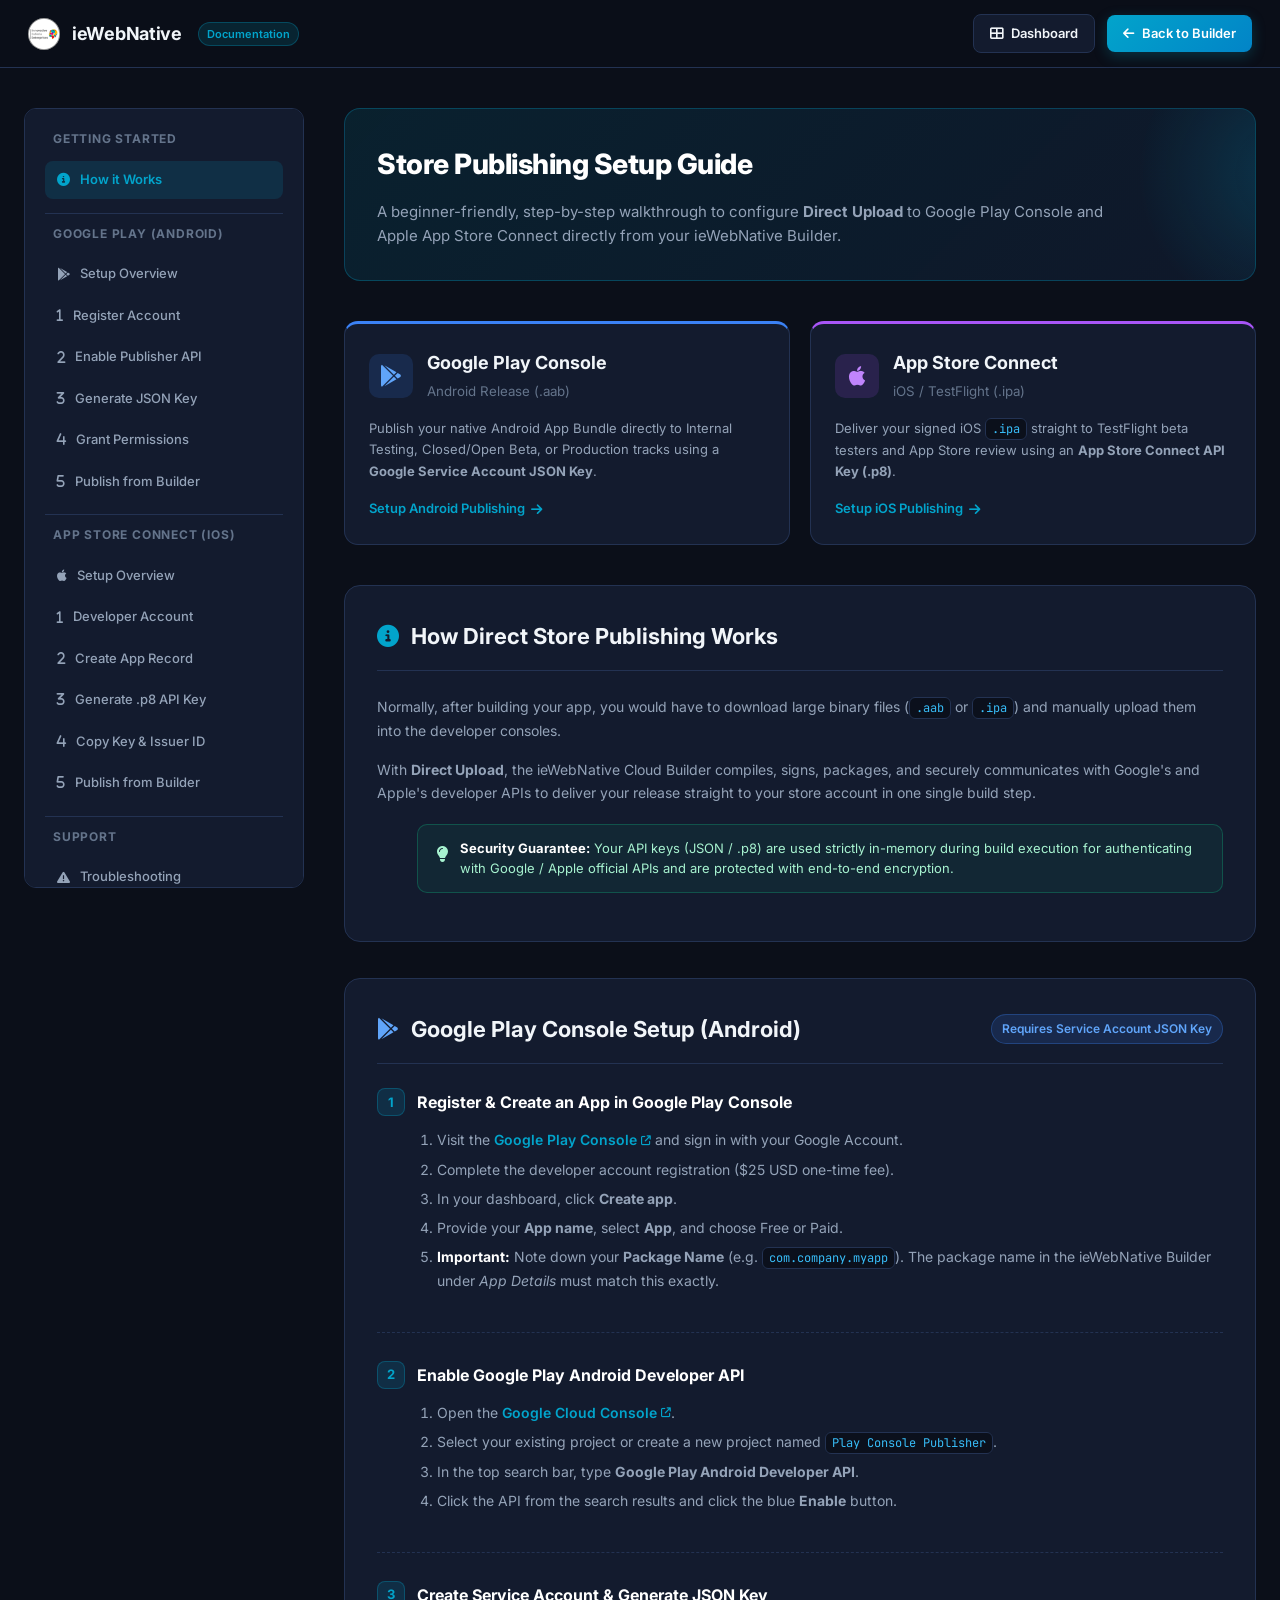
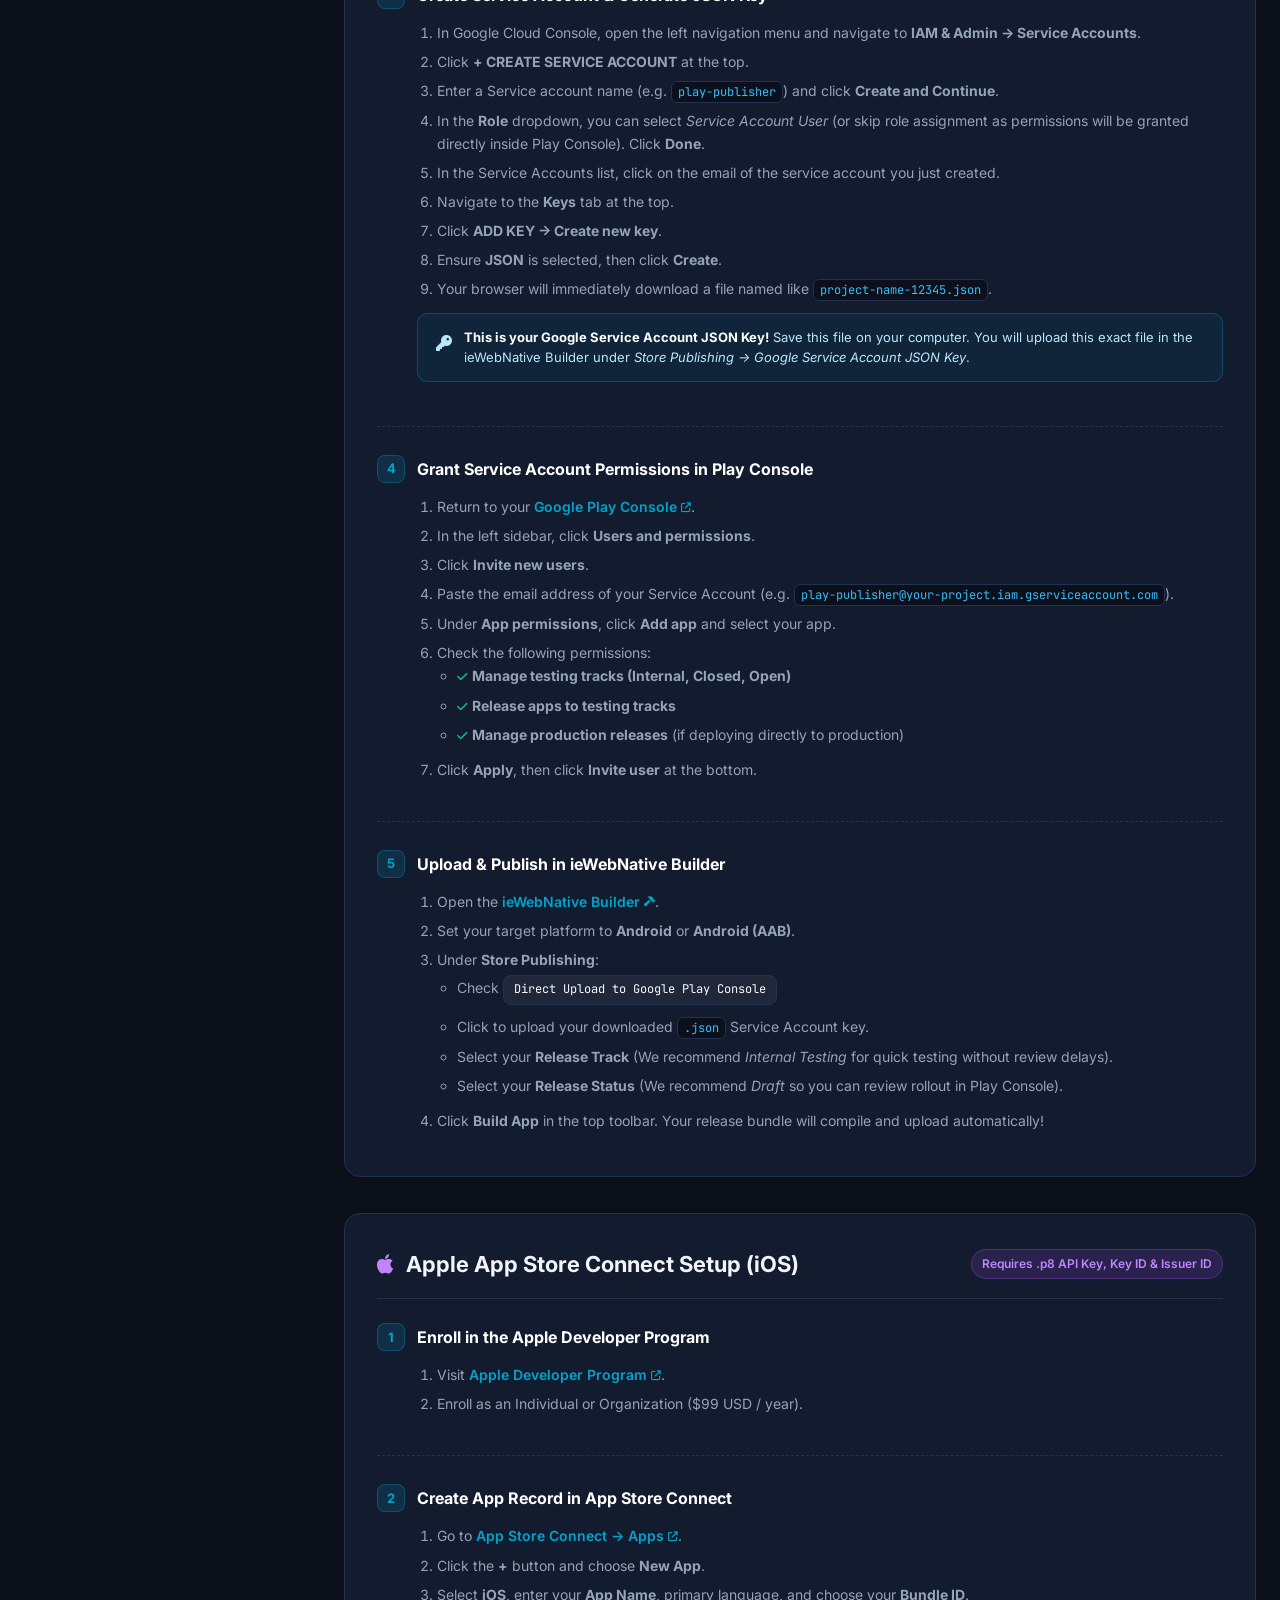
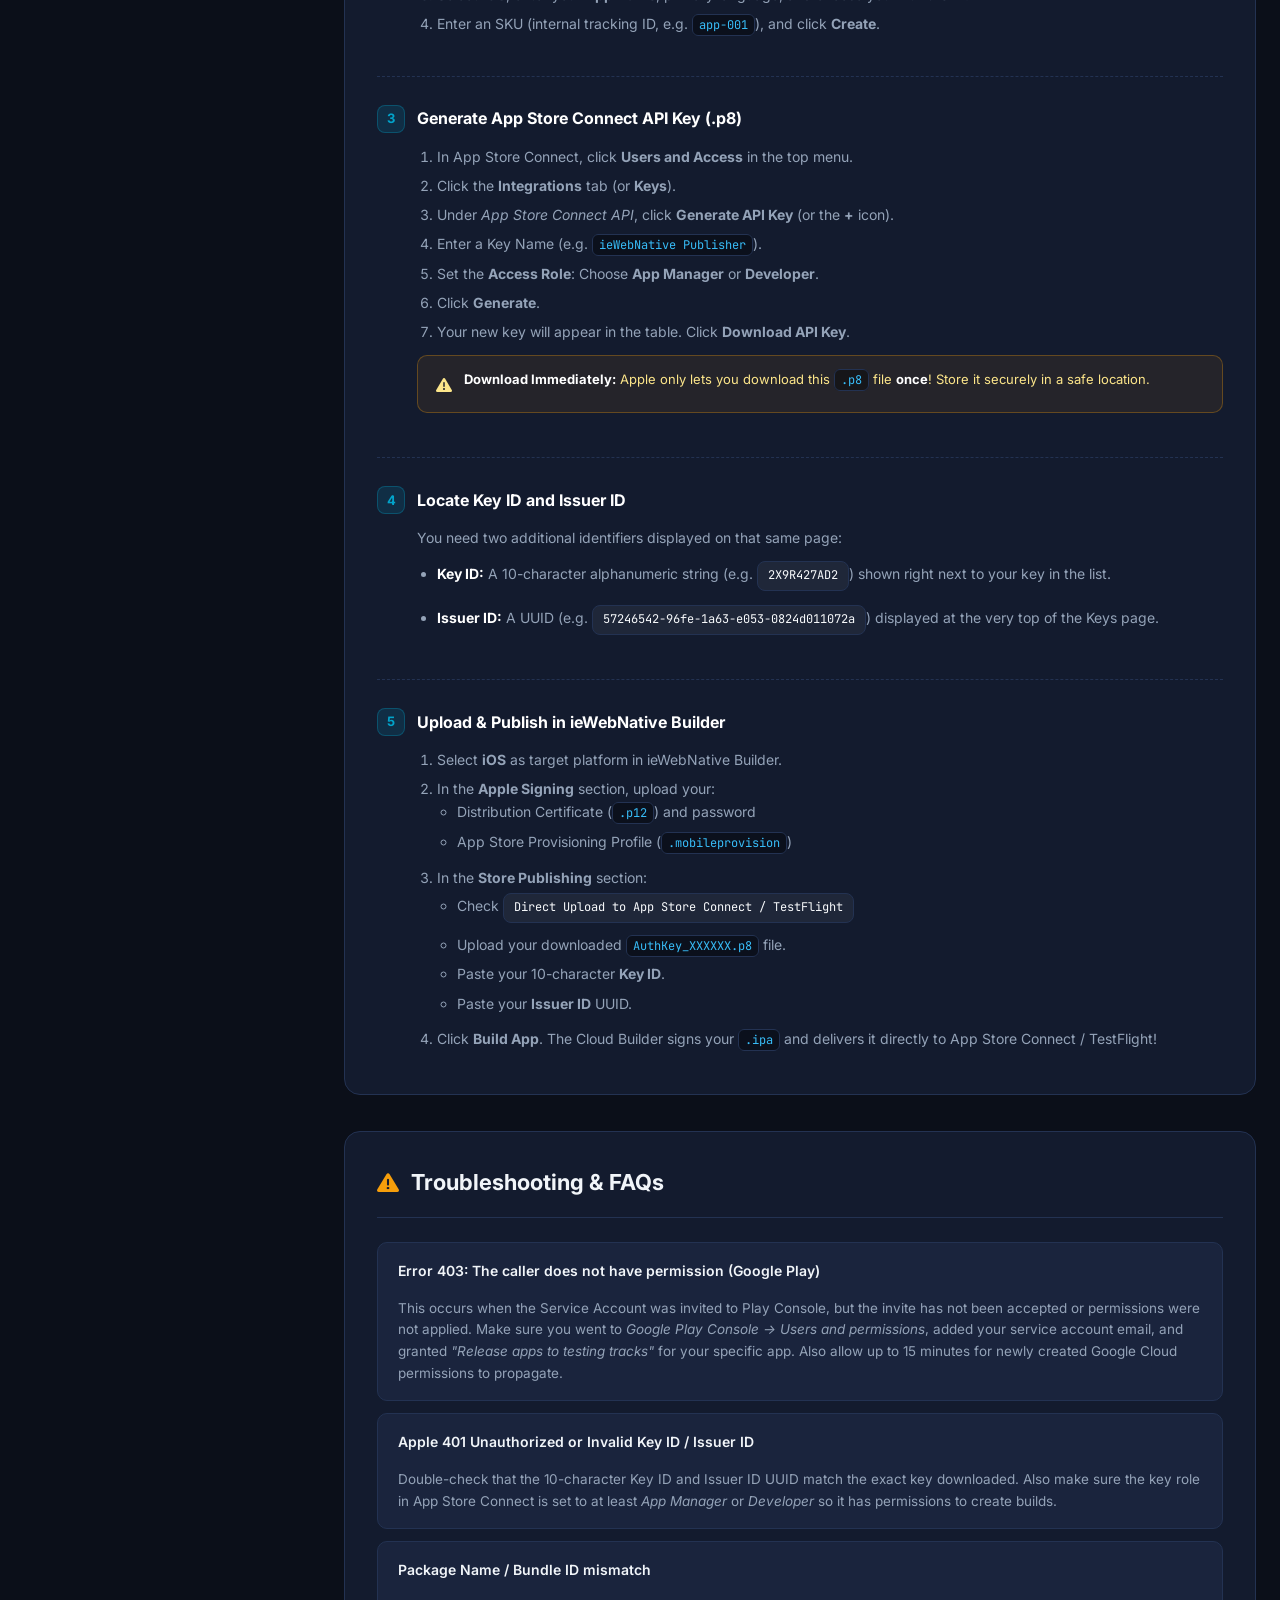
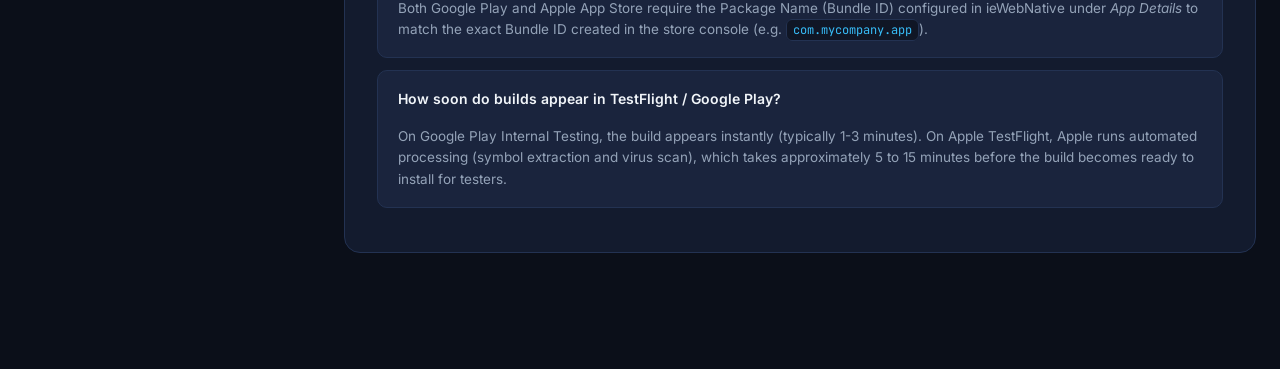
<file: templates/ui/docs_store_publishing.html>
<!DOCTYPE html>
<html lang="en">
<head>
    <meta charset="UTF-8">
    <meta name="viewport" content="width=device-width, initial-scale=1.0">
    <title>Store Publishing Setup Guide - ieWebNative</title>
    <link rel="icon" type="image/png" href="/static/images/logo.png">
    <link rel="preconnect" href="https://fonts.googleapis.com">
    <link rel="preconnect" href="https://fonts.gstatic.com" crossorigin>
    <link href="https://fonts.googleapis.com/css2?family=Inter:wght@300;400;500;600;700;800&family=JetBrains+Mono:wght@400;500;600&display=swap" rel="stylesheet">
    <link rel="stylesheet" href="https://cdnjs.cloudflare.com/ajax/libs/font-awesome/6.5.1/css/all.min.css">
    <style>
        :root {
            --bg-body: #0b0f19;
            --bg-card: #131b2e;
            --bg-card-alt: #1a243d;
            --text-main: #f1f5f9;
            --text-muted: #94a3b8;
            --text-faint: #64748b;
            --primary: #02a4cb;
            --primary-hover: #03c0ec;
            --primary-glow: rgba(2, 164, 203, 0.25);
            --border: #233252;
            --border-highlight: #334b77;
            --success: #10b981;
            --success-glow: rgba(16, 185, 129, 0.2);
            --warning: #f59e0b;
            --warning-glow: rgba(245, 158, 11, 0.2);
            --danger: #ef4444;
            --accent-apple: #a855f7;
            --accent-google: #3b82f6;
        }

        * {
            box-sizing: border-box;
            margin: 0;
            padding: 0;
        }

        body {
            font-family: 'Inter', -apple-system, BlinkMacSystemFont, sans-serif;
            background-color: var(--bg-body);
            color: var(--text-main);
            line-height: 1.65;
            min-height: 100vh;
        }

        /* Top Navbar */
        .navbar {
            position: sticky;
            top: 0;
            z-index: 100;
            background: rgba(11, 15, 25, 0.88);
            backdrop-filter: blur(14px);
            border-bottom: 1px solid var(--border);
            padding: 14px 28px;
            display: flex;
            align-items: center;
            justify-content: space-between;
        }

        .nav-brand {
            display: flex;
            align-items: center;
            gap: 12px;
            text-decoration: none;
            color: var(--text-main);
        }

        .nav-brand img {
            width: 32px;
            height: 32px;
            border-radius: 50% !important;
            object-fit: cover !important;
        }

        .nav-brand-title {
            font-weight: 700;
            font-size: 18px;
            letter-spacing: -0.3px;
        }

        .nav-brand-badge {
            background: rgba(2, 164, 203, 0.15);
            color: var(--primary);
            border: 1px solid rgba(2, 164, 203, 0.3);
            font-size: 11px;
            font-weight: 600;
            padding: 2px 8px;
            border-radius: 999px;
            margin-left: 4px;
        }

        .nav-actions {
            display: flex;
            align-items: center;
            gap: 12px;
        }

        .nav-btn {
            display: inline-flex;
            align-items: center;
            gap: 8px;
            padding: 8px 16px;
            border-radius: 8px;
            font-size: 13px;
            font-weight: 600;
            text-decoration: none;
            transition: all 0.2s ease;
        }

        .nav-btn-secondary {
            background: var(--bg-card);
            color: var(--text-main);
            border: 1px solid var(--border);
        }

        .nav-btn-secondary:hover {
            background: var(--bg-card-alt);
            border-color: var(--border-highlight);
        }

        .nav-btn-primary {
            background: linear-gradient(135deg, var(--primary) 0%, #0284c7 100%);
            color: #ffffff;
            border: none;
            box-shadow: 0 4px 14px var(--primary-glow);
        }

        .nav-btn-primary:hover {
            opacity: 0.95;
            transform: translateY(-1px);
        }

        /* Layout Container */
        .layout-container {
            max-width: 1280px;
            margin: 0 auto;
            padding: 40px 24px 80px;
            display: grid;
            grid-template-columns: 280px 1fr;
            gap: 40px;
            align-items: start;
        }

        /* Sidebar Navigation */
        .sidebar {
            position: sticky;
            top: 90px;
            background: var(--bg-card);
            border: 1px solid var(--border);
            border-radius: 12px;
            padding: 20px;
            max-height: calc(100vh - 120px);
            overflow-y: auto;
        }

        .sidebar-title {
            font-size: 12px;
            text-transform: uppercase;
            letter-spacing: 0.8px;
            color: var(--text-faint);
            font-weight: 700;
            margin-bottom: 12px;
            padding-left: 8px;
        }

        .sidebar-nav {
            list-style: none;
            display: flex;
            flex-direction: column;
            gap: 4px;
        }

        .sidebar-link {
            display: flex;
            align-items: center;
            gap: 10px;
            padding: 8px 12px;
            border-radius: 8px;
            color: var(--text-muted);
            text-decoration: none;
            font-size: 13px;
            font-weight: 500;
            transition: all 0.15s ease;
        }

        .sidebar-link:hover {
            background: rgba(2, 164, 203, 0.1);
            color: var(--primary-hover);
        }

        .sidebar-link.active {
            background: rgba(2, 164, 203, 0.15);
            color: var(--primary);
            font-weight: 600;
        }

        .sidebar-section-divider {
            height: 1px;
            background: var(--border);
            margin: 14px 0 10px;
        }

        /* Content Area */
        .content {
            min-width: 0;
        }

        .hero-banner {
            background: linear-gradient(135deg, rgba(2, 164, 203, 0.12) 0%, rgba(59, 130, 246, 0.08) 100%);
            border: 1px solid rgba(2, 164, 203, 0.3);
            border-radius: 16px;
            padding: 32px;
            margin-bottom: 40px;
            position: relative;
            overflow: hidden;
        }

        .hero-banner::after {
            content: '';
            position: absolute;
            top: -50%;
            right: -20%;
            width: 300px;
            height: 300px;
            background: radial-gradient(circle, rgba(2, 164, 203, 0.2) 0%, transparent 70%);
            border-radius: 50%;
            pointer-events: none;
        }

        .hero-title {
            font-size: 28px;
            font-weight: 800;
            letter-spacing: -0.5px;
            margin-bottom: 12px;
            color: #ffffff;
        }

        .hero-subtitle {
            font-size: 15px;
            color: var(--text-muted);
            max-width: 740px;
            line-height: 1.6;
        }

        /* Platform Selection Cards */
        .platform-cards-grid {
            display: grid;
            grid-template-columns: 1fr 1fr;
            gap: 20px;
            margin-bottom: 40px;
        }

        .platform-card {
            background: var(--bg-card);
            border: 1px solid var(--border);
            border-radius: 14px;
            padding: 24px;
            display: flex;
            flex-direction: column;
            transition: all 0.2s ease;
            position: relative;
            overflow: hidden;
        }

        .platform-card:hover {
            border-color: var(--border-highlight);
            transform: translateY(-2px);
        }

        .platform-card.google {
            border-top: 3px solid var(--accent-google);
        }

        .platform-card.apple {
            border-top: 3px solid var(--accent-apple);
        }

        .platform-header {
            display: flex;
            align-items: center;
            gap: 14px;
            margin-bottom: 14px;
        }

        .platform-icon {
            width: 44px;
            height: 44px;
            border-radius: 10px;
            display: flex;
            align-items: center;
            justify-content: center;
            font-size: 22px;
        }

        .platform-icon.google {
            background: rgba(59, 130, 246, 0.15);
            color: #60a5fa;
        }

        .platform-icon.apple {
            background: rgba(168, 85, 247, 0.15);
            color: #c084fc;
        }

        .platform-title {
            font-size: 18px;
            font-weight: 700;
        }

        .platform-desc {
            font-size: 13px;
            color: var(--text-muted);
            margin-bottom: 16px;
            flex: 1;
        }

        .platform-btn {
            align-self: flex-start;
            font-size: 13px;
            font-weight: 600;
            color: var(--primary);
            text-decoration: none;
            display: inline-flex;
            align-items: center;
            gap: 6px;
        }

        .platform-btn:hover {
            color: var(--primary-hover);
        }

        /* Section Styling */
        .doc-section {
            background: var(--bg-card);
            border: 1px solid var(--border);
            border-radius: 16px;
            padding: 32px;
            margin-bottom: 36px;
            scroll-margin-top: 100px;
        }

        .section-header-wrap {
            display: flex;
            align-items: center;
            justify-content: space-between;
            margin-bottom: 24px;
            padding-bottom: 16px;
            border-bottom: 1px solid var(--border);
        }

        .section-heading {
            font-size: 22px;
            font-weight: 700;
            display: flex;
            align-items: center;
            gap: 12px;
        }

        .section-badge {
            font-size: 12px;
            font-weight: 600;
            padding: 4px 10px;
            border-radius: 999px;
        }

        .section-badge.google {
            background: rgba(59, 130, 246, 0.15);
            color: #60a5fa;
            border: 1px solid rgba(59, 130, 246, 0.3);
        }

        .section-badge.apple {
            background: rgba(168, 85, 247, 0.15);
            color: #c084fc;
            border: 1px solid rgba(168, 85, 247, 0.3);
        }

        /* Steps */
        .step-item {
            margin-bottom: 28px;
            padding-bottom: 28px;
            border-bottom: 1px dashed var(--border);
        }

        .step-item:last-child {
            margin-bottom: 0;
            padding-bottom: 0;
            border-bottom: none;
        }

        .step-title-wrap {
            display: flex;
            align-items: center;
            gap: 12px;
            margin-bottom: 12px;
        }

        .step-badge {
            width: 28px;
            height: 28px;
            border-radius: 8px;
            background: rgba(2, 164, 203, 0.15);
            color: var(--primary);
            border: 1px solid rgba(2, 164, 203, 0.3);
            display: flex;
            align-items: center;
            justify-content: center;
            font-size: 13px;
            font-weight: 700;
            flex-shrink: 0;
        }

        .step-title {
            font-size: 16px;
            font-weight: 700;
            color: #ffffff;
        }

        .step-text {
            font-size: 14px;
            color: var(--text-muted);
            margin-bottom: 12px;
            padding-left: 40px;
        }

        .step-text p {
            margin-bottom: 8px;
        }

        .step-text ol, .step-text ul {
            padding-left: 20px;
            margin-bottom: 12px;
        }

        .step-text li {
            margin-bottom: 6px;
        }

        /* Callouts / Alerts */
        .callout {
            border-radius: 10px;
            padding: 14px 18px;
            margin: 12px 0 16px 40px;
            font-size: 13px;
            display: flex;
            gap: 12px;
            align-items: flex-start;
        }

        .callout.important {
            background: rgba(2, 164, 203, 0.08);
            border: 1px solid rgba(2, 164, 203, 0.3);
            color: #bae6fd;
        }

        .callout.warning {
            background: rgba(245, 158, 11, 0.08);
            border: 1px solid rgba(245, 158, 11, 0.3);
            color: #fde68a;
        }

        .callout.tip {
            background: rgba(16, 185, 129, 0.08);
            border: 1px solid rgba(16, 185, 129, 0.3);
            color: #a7f3d0;
        }

        .callout-icon {
            font-size: 16px;
            margin-top: 2px;
            flex-shrink: 0;
        }

        .callout-content {
            line-height: 1.5;
        }

        .callout-content strong {
            color: #ffffff;
        }

        /* Code & Key Highlights */
        code {
            font-family: 'JetBrains Mono', monospace;
            background: rgba(0, 0, 0, 0.4);
            border: 1px solid var(--border);
            padding: 2px 6px;
            border-radius: 6px;
            font-size: 12px;
            color: #38bdf8;
        }

        .key-badge {
            display: inline-flex;
            align-items: center;
            gap: 6px;
            background: rgba(255, 255, 255, 0.05);
            border: 1px solid var(--border);
            padding: 4px 10px;
            border-radius: 8px;
            font-family: 'JetBrains Mono', monospace;
            font-size: 12px;
            color: #f8fafc;
            margin: 4px 0;
        }

        /* External Link */
        a.external-link {
            color: var(--primary);
            text-decoration: none;
            font-weight: 600;
            display: inline-flex;
            align-items: center;
            gap: 4px;
        }

        a.external-link:hover {
            text-decoration: underline;
            color: var(--primary-hover);
        }

        /* FAQ Accordion */
        .faq-item {
            border: 1px solid var(--border);
            border-radius: 10px;
            margin-bottom: 12px;
            background: var(--bg-card-alt);
            overflow: hidden;
        }

        .faq-question {
            padding: 16px 20px;
            cursor: pointer;
            font-weight: 600;
            font-size: 14px;
            display: flex;
            align-items: center;
            justify-content: space-between;
            color: var(--text-main);
            user-select: none;
        }

        .faq-question:hover {
            color: var(--primary);
        }

        .faq-answer {
            padding: 0 20px 16px;
            font-size: 13.5px;
            color: var(--text-muted);
            line-height: 1.6;
        }

        /* Responsive */
        @media (max-width: 960px) {
            .layout-container {
                grid-template-columns: 1fr;
            }
            .sidebar {
                display: none;
            }
            .platform-cards-grid {
                grid-template-columns: 1fr;
            }
            .step-text, .callout {
                padding-left: 0;
                margin-left: 0;
            }
        }

        @media (max-width: 1024px) {
            .nav-btn span {
                display: none !important;
            }
            .nav-btn {
                width: 38px;
                height: 38px;
                padding: 0 !important;
                display: inline-flex !important;
                align-items: center !important;
                justify-content: center !important;
                border-radius: 8px;
            }
        }

        @media (max-width: 768px) {
            .navbar {
                padding: 10px 14px;
            }
            .nav-brand-badge {
                display: none;
            }
            .nav-btn {
                width: 34px;
                height: 34px;
            }
            .main-content {
                padding: 24px 14px;
            }
            .doc-header h1 {
                font-size: 24px;
            }
            .code-box {
                overflow-x: auto;
                max-width: 100%;
            }
            table {
                display: block;
                overflow-x: auto;
                max-width: 100%;
            }
        }
    </style>
</head>
<body>

    <!-- Navigation Header -->
    <header class="navbar">
        <a href="/builder" class="nav-brand">
            <img src="/static/images/logo.png" alt="ieWebNative Logo" style="width: 32px; height: 32px; border-radius: 50% !important; object-fit: cover;">
            <span class="nav-brand-title">ieWebNative</span>
            <span class="nav-brand-badge">Documentation</span>
        </a>
        <div class="nav-actions">
            <a href="/dashboard" class="nav-btn nav-btn-secondary" title="Dashboard" aria-label="Dashboard">
                <i class="fa-solid fa-table-cells-large"></i>
                <span>Dashboard</span>
            </a>
            <a href="/builder" class="nav-btn nav-btn-primary" title="Back to Builder" aria-label="Back to Builder">
                <i class="fa-solid fa-arrow-left"></i>
                <span>Back to Builder</span>
            </a>
        </div>
    </header>

    <div class="layout-container">
        <!-- Sticky Sidebar Navigation -->
        <aside class="sidebar">
            <div class="sidebar-title">Getting Started</div>
            <ul class="sidebar-nav">
                <li><a href="#overview" class="sidebar-link active"><i class="fa-solid fa-circle-info"></i> How it Works</a></li>
            </ul>

            <div class="sidebar-section-divider"></div>
            <div class="sidebar-title">Google Play (Android)</div>
            <ul class="sidebar-nav">
                <li><a href="#google-play-guide" class="sidebar-link"><i class="fa-brands fa-google-play"></i> Setup Overview</a></li>
                <li><a href="#google-step-1" class="sidebar-link"><i class="fa-solid fa-1"></i> Register Account</a></li>
                <li><a href="#google-step-2" class="sidebar-link"><i class="fa-solid fa-2"></i> Enable Publisher API</a></li>
                <li><a href="#google-step-3" class="sidebar-link"><i class="fa-solid fa-3"></i> Generate JSON Key</a></li>
                <li><a href="#google-step-4" class="sidebar-link"><i class="fa-solid fa-4"></i> Grant Permissions</a></li>
                <li><a href="#google-step-5" class="sidebar-link"><i class="fa-solid fa-5"></i> Publish from Builder</a></li>
            </ul>

            <div class="sidebar-section-divider"></div>
            <div class="sidebar-title">App Store Connect (iOS)</div>
            <ul class="sidebar-nav">
                <li><a href="#app-store-guide" class="sidebar-link"><i class="fa-brands fa-apple"></i> Setup Overview</a></li>
                <li><a href="#apple-step-1" class="sidebar-link"><i class="fa-solid fa-1"></i> Developer Account</a></li>
                <li><a href="#apple-step-2" class="sidebar-link"><i class="fa-solid fa-2"></i> Create App Record</a></li>
                <li><a href="#apple-step-3" class="sidebar-link"><i class="fa-solid fa-3"></i> Generate .p8 API Key</a></li>
                <li><a href="#apple-step-4" class="sidebar-link"><i class="fa-solid fa-4"></i> Copy Key & Issuer ID</a></li>
                <li><a href="#apple-step-5" class="sidebar-link"><i class="fa-solid fa-5"></i> Publish from Builder</a></li>
            </ul>

            <div class="sidebar-section-divider"></div>
            <div class="sidebar-title">Support</div>
            <ul class="sidebar-nav">
                <li><a href="#troubleshooting" class="sidebar-link"><i class="fa-solid fa-triangle-exclamation"></i> Troubleshooting</a></li>
            </ul>
        </aside>

        <!-- Main Content Area -->
        <main class="content">

            <!-- Hero Banner -->
            <div class="hero-banner">
                <h1 class="hero-title">Store Publishing Setup Guide</h1>
                <p class="hero-subtitle">
                    A beginner-friendly, step-by-step walkthrough to configure <strong>Direct Upload</strong> to Google Play Console and Apple App Store Connect directly from your ieWebNative Builder.
                </p>
            </div>

            <!-- Platform Quick Jump Cards -->
            <div class="platform-cards-grid">
                <div class="platform-card google">
                    <div class="platform-header">
                        <div class="platform-icon google">
                            <i class="fa-brands fa-google-play"></i>
                        </div>
                        <div>
                            <div class="platform-title">Google Play Console</div>
                            <small style="color: var(--text-faint);">Android Release (.aab)</small>
                        </div>
                    </div>
                    <p class="platform-desc">
                        Publish your native Android App Bundle directly to Internal Testing, Closed/Open Beta, or Production tracks using a <strong>Google Service Account JSON Key</strong>.
                    </p>
                    <a href="#google-play-guide" class="platform-btn">
                        <span>Setup Android Publishing</span>
                        <i class="fa-solid fa-arrow-right"></i>
                    </a>
                </div>

                <div class="platform-card apple">
                    <div class="platform-header">
                        <div class="platform-icon apple">
                            <i class="fa-brands fa-apple"></i>
                        </div>
                        <div>
                            <div class="platform-title">App Store Connect</div>
                            <small style="color: var(--text-faint);">iOS / TestFlight (.ipa)</small>
                        </div>
                    </div>
                    <p class="platform-desc">
                        Deliver your signed iOS <code>.ipa</code> straight to TestFlight beta testers and App Store review using an <strong>App Store Connect API Key (.p8)</strong>.
                    </p>
                    <a href="#app-store-guide" class="platform-btn">
                        <span>Setup iOS Publishing</span>
                        <i class="fa-solid fa-arrow-right"></i>
                    </a>
                </div>
            </div>

            <!-- Overview Section -->
            <section class="doc-section" id="overview">
                <div class="section-header-wrap">
                    <h2 class="section-heading">
                        <i class="fa-solid fa-circle-info" style="color: var(--primary);"></i>
                        <span>How Direct Store Publishing Works</span>
                    </h2>
                </div>
                <p style="color: var(--text-muted); font-size: 14px; margin-bottom: 16px;">
                    Normally, after building your app, you would have to download large binary files (<code>.aab</code> or <code>.ipa</code>) and manually upload them into the developer consoles.
                </p>
                <p style="color: var(--text-muted); font-size: 14px; margin-bottom: 20px;">
                    With <strong>Direct Upload</strong>, the ieWebNative Cloud Builder compiles, signs, packages, and securely communicates with Google's and Apple's developer APIs to deliver your release straight to your store account in one single build step.
                </p>

                <div class="callout tip">
                    <div class="callout-icon"><i class="fa-solid fa-lightbulb"></i></div>
                    <div class="callout-content">
                        <strong>Security Guarantee:</strong> Your API keys (JSON / .p8) are used strictly in-memory during build execution for authenticating with Google / Apple official APIs and are protected with end-to-end encryption.
                    </div>
                </div>
            </section>

            <!-- ================= GOOGLE PLAY CONSOLE GUIDE ================= -->
            <section class="doc-section" id="google-play-guide">
                <div class="section-header-wrap">
                    <h2 class="section-heading">
                        <i class="fa-brands fa-google-play" style="color: #60a5fa;"></i>
                        <span>Google Play Console Setup (Android)</span>
                    </h2>
                    <span class="section-badge google">Requires Service Account JSON Key</span>
                </div>

                <!-- Step 1 -->
                <div class="step-item" id="google-step-1">
                    <div class="step-title-wrap">
                        <div class="step-badge">1</div>
                        <h3 class="step-title">Register & Create an App in Google Play Console</h3>
                    </div>
                    <div class="step-text">
                        <ol>
                            <li>Visit the <a href="https://play.google.com/console/signup" target="_blank" class="external-link">Google Play Console <i class="fa-solid fa-arrow-up-right-from-square" style="font-size: 10px;"></i></a> and sign in with your Google Account.</li>
                            <li>Complete the developer account registration ($25 USD one-time fee).</li>
                            <li>In your dashboard, click <strong>Create app</strong>.</li>
                            <li>Provide your <strong>App name</strong>, select <strong>App</strong>, and choose Free or Paid.</li>
                            <li><strong style="color: #ffffff;">Important:</strong> Note down your <strong>Package Name</strong> (e.g. <code>com.company.myapp</code>). The package name in the ieWebNative Builder under <em>App Details</em> must match this exactly.</li>
                        </ol>
                    </div>
                </div>

                <!-- Step 2 -->
                <div class="step-item" id="google-step-2">
                    <div class="step-title-wrap">
                        <div class="step-badge">2</div>
                        <h3 class="step-title">Enable Google Play Android Developer API</h3>
                    </div>
                    <div class="step-text">
                        <ol>
                            <li>Open the <a href="https://console.cloud.google.com/" target="_blank" class="external-link">Google Cloud Console <i class="fa-solid fa-arrow-up-right-from-square" style="font-size: 10px;"></i></a>.</li>
                            <li>Select your existing project or create a new project named <code>Play Console Publisher</code>.</li>
                            <li>In the top search bar, type <strong>Google Play Android Developer API</strong>.</li>
                            <li>Click the API from the search results and click the blue <strong>Enable</strong> button.</li>
                        </ol>
                    </div>
                </div>

                <!-- Step 3 -->
                <div class="step-item" id="google-step-3">
                    <div class="step-title-wrap">
                        <div class="step-badge">3</div>
                        <h3 class="step-title">Create Service Account & Generate JSON Key</h3>
                    </div>
                    <div class="step-text">
                        <ol>
                            <li>In Google Cloud Console, open the left navigation menu and navigate to <strong>IAM & Admin &rarr; Service Accounts</strong>.</li>
                            <li>Click <strong>+ CREATE SERVICE ACCOUNT</strong> at the top.</li>
                            <li>Enter a Service account name (e.g. <code>play-publisher</code>) and click <strong>Create and Continue</strong>.</li>
                            <li>In the <strong>Role</strong> dropdown, you can select <em>Service Account User</em> (or skip role assignment as permissions will be granted directly inside Play Console). Click <strong>Done</strong>.</li>
                            <li>In the Service Accounts list, click on the email of the service account you just created.</li>
                            <li>Navigate to the <strong>Keys</strong> tab at the top.</li>
                            <li>Click <strong>ADD KEY &rarr; Create new key</strong>.</li>
                            <li>Ensure <strong>JSON</strong> is selected, then click <strong>Create</strong>.</li>
                            <li>Your browser will immediately download a file named like <code>project-name-12345.json</code>.</li>
                        </ol>
                    </div>
                    <div class="callout important">
                        <div class="callout-icon"><i class="fa-solid fa-key"></i></div>
                        <div class="callout-content">
                            <strong>This is your Google Service Account JSON Key!</strong> Save this file on your computer. You will upload this exact file in the ieWebNative Builder under <em>Store Publishing &rarr; Google Service Account JSON Key</em>.
                        </div>
                    </div>
                </div>

                <!-- Step 4 -->
                <div class="step-item" id="google-step-4">
                    <div class="step-title-wrap">
                        <div class="step-badge">4</div>
                        <h3 class="step-title">Grant Service Account Permissions in Play Console</h3>
                    </div>
                    <div class="step-text">
                        <ol>
                            <li>Return to your <a href="https://play.google.com/console" target="_blank" class="external-link">Google Play Console <i class="fa-solid fa-arrow-up-right-from-square" style="font-size: 10px;"></i></a>.</li>
                            <li>In the left sidebar, click <strong>Users and permissions</strong>.</li>
                            <li>Click <strong>Invite new users</strong>.</li>
                            <li>Paste the email address of your Service Account (e.g. <code>play-publisher@your-project.iam.gserviceaccount.com</code>).</li>
                            <li>Under <strong>App permissions</strong>, click <strong>Add app</strong> and select your app.</li>
                            <li>Check the following permissions:
                                <ul>
                                    <li><i class="fa-solid fa-check" style="color: var(--success); font-size: 12px;"></i> <strong>Manage testing tracks (Internal, Closed, Open)</strong></li>
                                    <li><i class="fa-solid fa-check" style="color: var(--success); font-size: 12px;"></i> <strong>Release apps to testing tracks</strong></li>
                                    <li><i class="fa-solid fa-check" style="color: var(--success); font-size: 12px;"></i> <strong>Manage production releases</strong> (if deploying directly to production)</li>
                                </ul>
                            </li>
                            <li>Click <strong>Apply</strong>, then click <strong>Invite user</strong> at the bottom.</li>
                        </ol>
                    </div>
                </div>

                <!-- Step 5 -->
                <div class="step-item" id="google-step-5">
                    <div class="step-title-wrap">
                        <div class="step-badge">5</div>
                        <h3 class="step-title">Upload & Publish in ieWebNative Builder</h3>
                    </div>
                    <div class="step-text">
                        <ol>
                            <li>Open the <a href="/builder" class="external-link">ieWebNative Builder <i class="fa-solid fa-hammer" style="font-size: 10px;"></i></a>.</li>
                            <li>Set your target platform to <strong>Android</strong> or <strong>Android (AAB)</strong>.</li>
                            <li>Under <strong>Store Publishing</strong>:
                                <ul>
                                    <li>Check <span class="key-badge">Direct Upload to Google Play Console</span></li>
                                    <li>Click to upload your downloaded <code>.json</code> Service Account key.</li>
                                    <li>Select your <strong>Release Track</strong> (We recommend <em>Internal Testing</em> for quick testing without review delays).</li>
                                    <li>Select your <strong>Release Status</strong> (We recommend <em>Draft</em> so you can review rollout in Play Console).</li>
                                </ul>
                            </li>
                            <li>Click <strong>Build App</strong> in the top toolbar. Your release bundle will compile and upload automatically!</li>
                        </ol>
                    </div>
                </div>
            </section>

            <!-- ================= APPLE APP STORE CONNECT GUIDE ================= -->
            <section class="doc-section" id="app-store-guide">
                <div class="section-header-wrap">
                    <h2 class="section-heading">
                        <i class="fa-brands fa-apple" style="color: #c084fc;"></i>
                        <span>Apple App Store Connect Setup (iOS)</span>
                    </h2>
                    <span class="section-badge apple">Requires .p8 API Key, Key ID & Issuer ID</span>
                </div>

                <!-- Apple Step 1 -->
                <div class="step-item" id="apple-step-1">
                    <div class="step-title-wrap">
                        <div class="step-badge">1</div>
                        <h3 class="step-title">Enroll in the Apple Developer Program</h3>
                    </div>
                    <div class="step-text">
                        <ol>
                            <li>Visit <a href="https://developer.apple.com/programs/" target="_blank" class="external-link">Apple Developer Program <i class="fa-solid fa-arrow-up-right-from-square" style="font-size: 10px;"></i></a>.</li>
                            <li>Enroll as an Individual or Organization ($99 USD / year).</li>
                        </ol>
                    </div>
                </div>

                <!-- Apple Step 2 -->
                <div class="step-item" id="apple-step-2">
                    <div class="step-title-wrap">
                        <div class="step-badge">2</div>
                        <h3 class="step-title">Create App Record in App Store Connect</h3>
                    </div>
                    <div class="step-text">
                        <ol>
                            <li>Go to <a href="https://appstoreconnect.apple.com/apps" target="_blank" class="external-link">App Store Connect &rarr; Apps <i class="fa-solid fa-arrow-up-right-from-square" style="font-size: 10px;"></i></a>.</li>
                            <li>Click the <strong>+</strong> button and choose <strong>New App</strong>.</li>
                            <li>Select <strong>iOS</strong>, enter your <strong>App Name</strong>, primary language, and choose your <strong>Bundle ID</strong>.</li>
                            <li>Enter an SKU (internal tracking ID, e.g. <code>app-001</code>), and click <strong>Create</strong>.</li>
                        </ol>
                    </div>
                </div>

                <!-- Apple Step 3 -->
                <div class="step-item" id="apple-step-3">
                    <div class="step-title-wrap">
                        <div class="step-badge">3</div>
                        <h3 class="step-title">Generate App Store Connect API Key (.p8)</h3>
                    </div>
                    <div class="step-text">
                        <ol>
                            <li>In App Store Connect, click <strong>Users and Access</strong> in the top menu.</li>
                            <li>Click the <strong>Integrations</strong> tab (or <strong>Keys</strong>).</li>
                            <li>Under <em>App Store Connect API</em>, click <strong>Generate API Key</strong> (or the <strong>+</strong> icon).</li>
                            <li>Enter a Key Name (e.g. <code>ieWebNative Publisher</code>).</li>
                            <li>Set the <strong>Access Role</strong>: Choose <strong>App Manager</strong> or <strong>Developer</strong>.</li>
                            <li>Click <strong>Generate</strong>.</li>
                            <li>Your new key will appear in the table. Click <strong>Download API Key</strong>.</li>
                        </ol>
                    </div>
                    <div class="callout warning">
                        <div class="callout-icon"><i class="fa-solid fa-triangle-exclamation"></i></div>
                        <div class="callout-content">
                            <strong>Download Immediately:</strong> Apple only lets you download this <code>.p8</code> file <strong>once</strong>! Store it securely in a safe location.
                        </div>
                    </div>
                </div>

                <!-- Apple Step 4 -->
                <div class="step-item" id="apple-step-4">
                    <div class="step-title-wrap">
                        <div class="step-badge">4</div>
                        <h3 class="step-title">Locate Key ID and Issuer ID</h3>
                    </div>
                    <div class="step-text">
                        <p>You need two additional identifiers displayed on that same page:</p>
                        <ul>
                            <li><strong style="color: #ffffff;">Key ID:</strong> A 10-character alphanumeric string (e.g. <span class="key-badge">2X9R427AD2</span>) shown right next to your key in the list.</li>
                            <li><strong style="color: #ffffff;">Issuer ID:</strong> A UUID (e.g. <span class="key-badge">57246542-96fe-1a63-e053-0824d011072a</span>) displayed at the very top of the Keys page.</li>
                        </ul>
                    </div>
                </div>

                <!-- Apple Step 5 -->
                <div class="step-item" id="apple-step-5">
                    <div class="step-title-wrap">
                        <div class="step-badge">5</div>
                        <h3 class="step-title">Upload & Publish in ieWebNative Builder</h3>
                    </div>
                    <div class="step-text">
                        <ol>
                            <li>Select <strong>iOS</strong> as target platform in ieWebNative Builder.</li>
                            <li>In the <strong>Apple Signing</strong> section, upload your:
                                <ul>
                                    <li>Distribution Certificate (<code>.p12</code>) and password</li>
                                    <li>App Store Provisioning Profile (<code>.mobileprovision</code>)</li>
                                </ul>
                            </li>
                            <li>In the <strong>Store Publishing</strong> section:
                                <ul>
                                    <li>Check <span class="key-badge">Direct Upload to App Store Connect / TestFlight</span></li>
                                    <li>Upload your downloaded <code>AuthKey_XXXXXX.p8</code> file.</li>
                                    <li>Paste your 10-character <strong>Key ID</strong>.</li>
                                    <li>Paste your <strong>Issuer ID</strong> UUID.</li>
                                </ul>
                            </li>
                            <li>Click <strong>Build App</strong>. The Cloud Builder signs your <code>.ipa</code> and delivers it directly to App Store Connect / TestFlight!</li>
                        </ol>
                    </div>
                </div>
            </section>

            <!-- ================= TROUBLESHOOTING ================= -->
            <section class="doc-section" id="troubleshooting">
                <div class="section-header-wrap">
                    <h2 class="section-heading">
                        <i class="fa-solid fa-triangle-exclamation" style="color: var(--warning);"></i>
                        <span>Troubleshooting & FAQs</span>
                    </h2>
                </div>

                <div class="faq-item">
                    <div class="faq-question">
                        <span>Error 403: The caller does not have permission (Google Play)</span>
                    </div>
                    <div class="faq-answer">
                        This occurs when the Service Account was invited to Play Console, but the invite has not been accepted or permissions were not applied. Make sure you went to <em>Google Play Console &rarr; Users and permissions</em>, added your service account email, and granted <em>"Release apps to testing tracks"</em> for your specific app. Also allow up to 15 minutes for newly created Google Cloud permissions to propagate.
                    </div>
                </div>

                <div class="faq-item">
                    <div class="faq-question">
                        <span>Apple 401 Unauthorized or Invalid Key ID / Issuer ID</span>
                    </div>
                    <div class="faq-answer">
                        Double-check that the 10-character Key ID and Issuer ID UUID match the exact key downloaded. Also make sure the key role in App Store Connect is set to at least <em>App Manager</em> or <em>Developer</em> so it has permissions to create builds.
                    </div>
                </div>

                <div class="faq-item">
                    <div class="faq-question">
                        <span>Package Name / Bundle ID mismatch</span>
                    </div>
                    <div class="faq-answer">
                        Both Google Play and Apple App Store require the Package Name (Bundle ID) configured in ieWebNative under <em>App Details</em> to match the exact Bundle ID created in the store console (e.g. <code>com.mycompany.app</code>).
                    </div>
                </div>

                <div class="faq-item">
                    <div class="faq-question">
                        <span>How soon do builds appear in TestFlight / Google Play?</span>
                    </div>
                    <div class="faq-answer">
                        On Google Play Internal Testing, the build appears instantly (typically 1-3 minutes). On Apple TestFlight, Apple runs automated processing (symbol extraction and virus scan), which takes approximately 5 to 15 minutes before the build becomes ready to install for testers.
                    </div>
                </div>
            </section>

        </main>
    </div>

</body>
</html>
</file>
